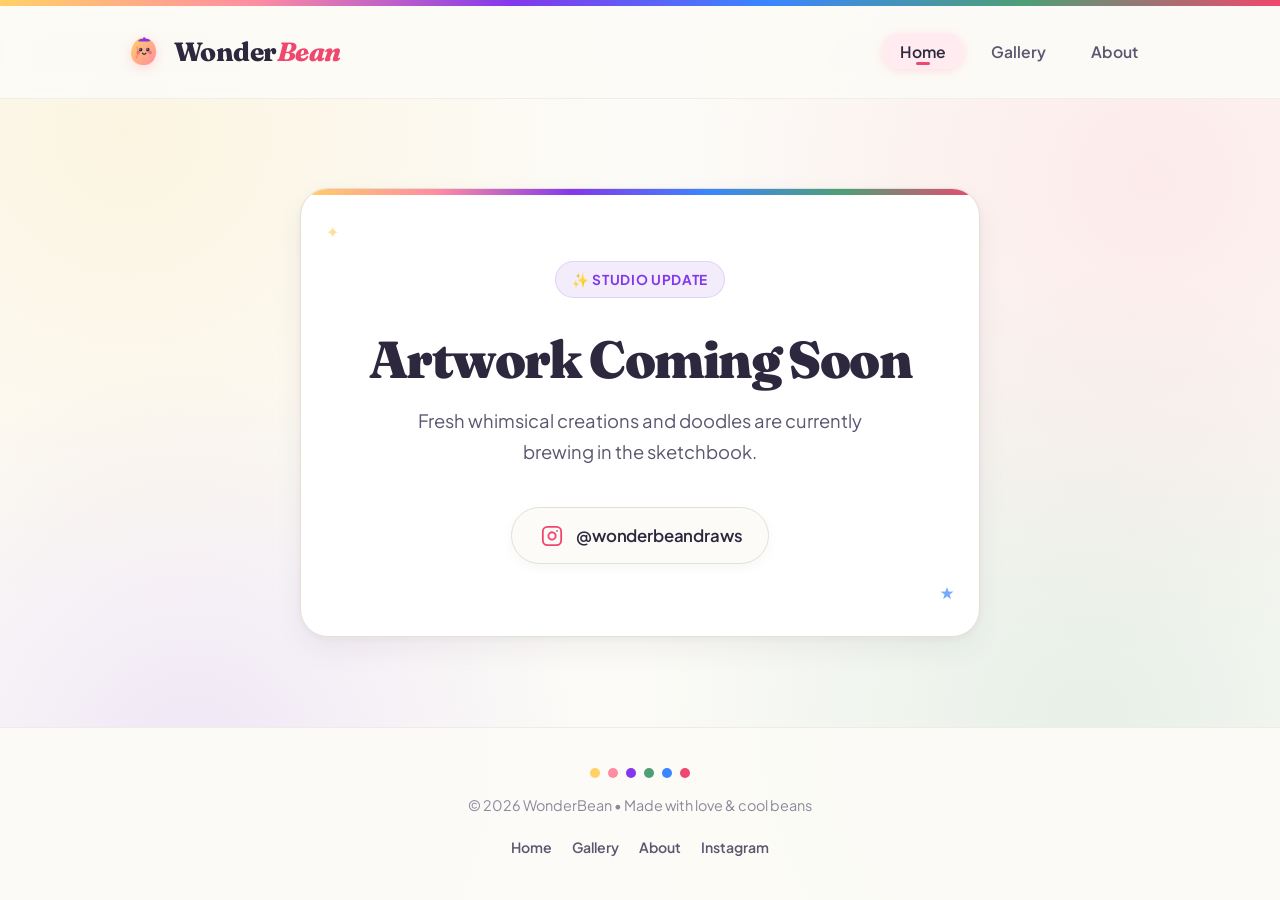
<file: index.html>
<!DOCTYPE html>
<html lang="en">
<head>
  <meta charset="UTF-8">
  <meta name="viewport" content="width=device-width, initial-scale=1.0">
  <title>WonderBean — Whimsical Artwork & Creations</title>
  <meta name="description" content="WonderBean — Whimsical art and creations by Wonder Bean. Artwork coming soon!">
  <!-- Favicon -->
  <link rel="icon" type="image/svg+xml" href="./assets/images/favicon.svg">
  <!-- Stylesheet -->
  <link rel="stylesheet" href="./assets/css/style.css">
</head>
<body>

  <!-- Rainbow Top Banner -->
  <div class="rainbow-strip"></div>

  <!-- Site Header -->
  <header class="site-header">
    <div class="container nav-wrapper">
      <a href="./index.html" class="brand-link" aria-label="WonderBean Home">
        <img src="./assets/images/favicon.svg" alt="WonderBean Logo Icon" class="brand-icon">
        <span class="brand-name">Wonder<span class="highlight">Bean</span></span>
      </a>
      <nav aria-label="Main Navigation">
        <ul class="nav-menu">
          <li><a href="./index.html" class="nav-link active" aria-current="page">Home</a></li>
          <li><a href="./gallery.html" class="nav-link">Gallery</a></li>
          <li><a href="./about.html" class="nav-link">About</a></li>
        </ul>
      </nav>
    </div>
  </header>

  <!-- Main Hero Content -->
  <main class="main-content">
    <section class="home-hero-section">
      <div class="hero-card">
        <!-- Floating decorative sparkles -->
        <span class="floating-ornament ornament-1" aria-hidden="true">✦</span>
        <span class="floating-ornament ornament-2" aria-hidden="true">★</span>

        <!-- Pill badge -->
        <div class="hero-pill-badge">
          <span>✨ Studio Update</span>
        </div>

        <!-- Bolded Centered Announcement -->
        <div class="hero-announcement-box">
          <h1 class="hero-headline">
            artwork coming soon
          </h1>
          <p class="hero-subtitle">
            Fresh whimsical creations and doodles are currently brewing in the sketchbook.
          </p>
        </div>

        <!-- Instagram Handle Block -->
        <div>
          <a href="https://www.instagram.com/wonderbeandraws" 
             target="_blank" 
             rel="noopener noreferrer" 
             class="instagram-block"
             aria-label="Visit WonderBean on Instagram @wonderbeandraws">
            <span class="instagram-icon-wrapper" aria-hidden="true">
              <svg xmlns="http://www.w3.org/2000/svg" viewBox="0 0 24 24" fill="none" stroke="currentColor" stroke-width="2" stroke-linecap="round" stroke-linejoin="round">
                <rect x="2" y="2" width="20" height="20" rx="5" ry="5"></rect>
                <path d="M16 11.37A4 4 0 1 1 12.63 8 4 4 0 0 1 16 11.37z"></path>
                <line x1="17.5" y1="6.5" x2="17.51" y2="6.5"></line>
              </svg>
            </span>
            <span class="instagram-handle">@wonderbeandraws</span>
          </a>
        </div>
      </div>
    </section>
  </main>

  <!-- Site Footer -->
  <footer class="site-footer">
    <div class="container footer-content">
      <!-- 6-Color Dots -->
      <div class="color-dots" aria-hidden="true">
        <span class="dot dot-yellow"></span>
        <span class="dot dot-pink"></span>
        <span class="dot dot-purple"></span>
        <span class="dot dot-green"></span>
        <span class="dot dot-blue"></span>
        <span class="dot dot-red"></span>
      </div>
      <p class="footer-text">
        &copy; 2026 WonderBean • Made with love &amp; cool beans
      </p>
      <ul class="footer-links">
        <li><a href="./index.html" class="footer-link">Home</a></li>
        <li><a href="./gallery.html" class="footer-link">Gallery</a></li>
        <li><a href="./about.html" class="footer-link">About</a></li>
        <li><a href="https://www.instagram.com/wonderbeandraws" target="_blank" rel="noopener noreferrer" class="footer-link">Instagram</a></li>
      </ul>
    </div>
  </footer>

</body>
</html>
</file>
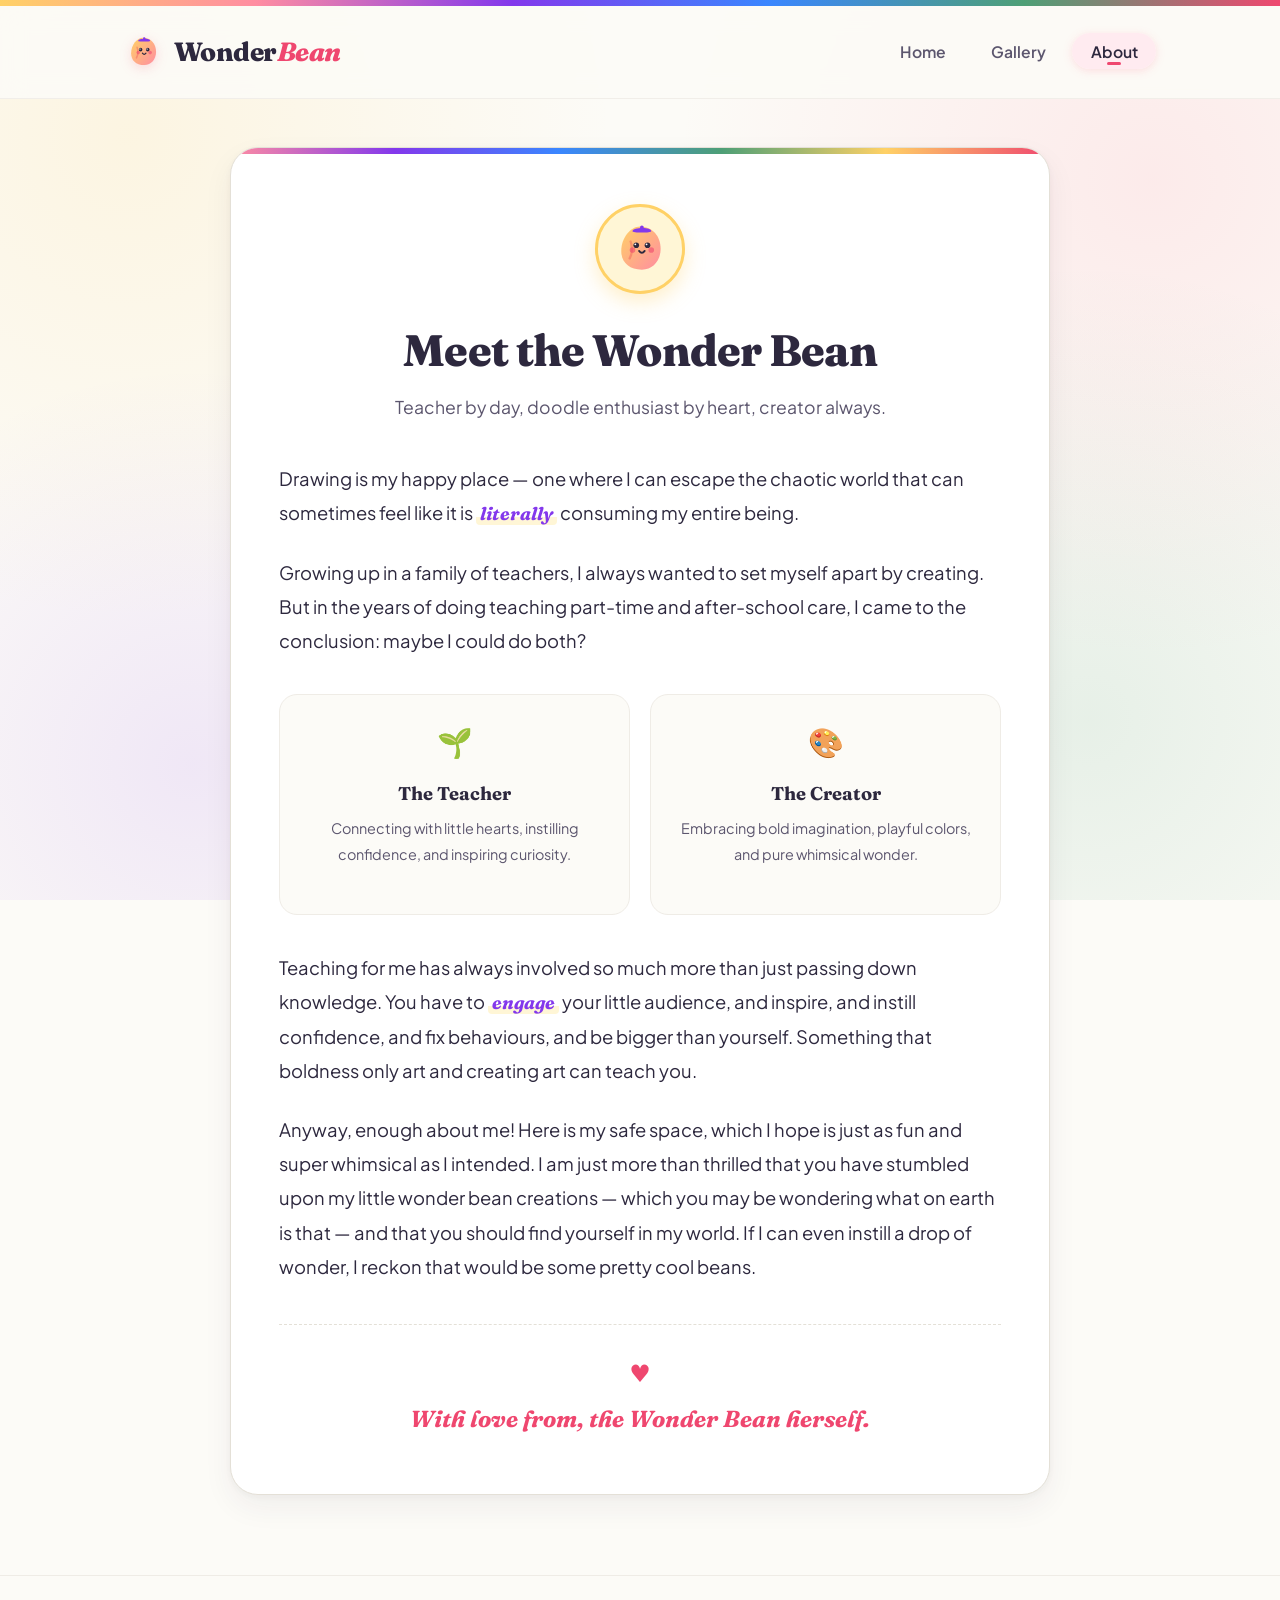
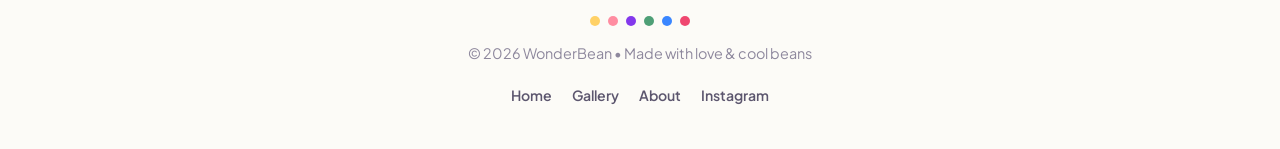
<file: about.html>
<!DOCTYPE html>
<html lang="en">
<head>
  <meta charset="UTF-8">
  <meta name="viewport" content="width=device-width, initial-scale=1.0">
  <title>About — WonderBean</title>
  <meta name="description" content="Meet Wonder Bean — teacher, artist, and creator behind the whimsical illustrations of WonderBean.">
  <!-- Favicon -->
  <link rel="icon" type="image/svg+xml" href="./assets/images/favicon.svg">
  <!-- Stylesheet -->
  <link rel="stylesheet" href="./assets/css/style.css">
</head>
<body>

  <!-- Rainbow Top Banner -->
  <div class="rainbow-strip"></div>

  <!-- Site Header -->
  <header class="site-header">
    <div class="container nav-wrapper">
      <a href="./index.html" class="brand-link" aria-label="WonderBean Home">
        <img src="./assets/images/favicon.svg" alt="WonderBean Logo Icon" class="brand-icon">
        <span class="brand-name">Wonder<span class="highlight">Bean</span></span>
      </a>
      <nav aria-label="Main Navigation">
        <ul class="nav-menu">
          <li><a href="./index.html" class="nav-link">Home</a></li>
          <li><a href="./gallery.html" class="nav-link">Gallery</a></li>
          <li><a href="./about.html" class="nav-link active" aria-current="page">About</a></li>
        </ul>
      </nav>
    </div>
  </header>

  <!-- About Main Content -->
  <main class="main-content">
    <div class="container about-section">
      <article class="about-card">
        
        <!-- Header / Avatar -->
        <div class="about-header">
          <div class="about-avatar-wrapper">
            <img src="./assets/images/favicon.svg" alt="Wonder Bean illustration" class="about-avatar">
          </div>
          <h1 class="about-headline">Meet the Wonder Bean</h1>
          <p class="about-subtitle">Teacher by day, doodle enthusiast by heart, creator always.</p>
        </div>

        <!-- The User's Story -->
        <div class="about-story">
          <p>
            Drawing is my happy place — one where I can escape the chaotic world that can sometimes feel like it is <span class="whimsical-emphasis">literally</span> consuming my entire being.
          </p>

          <p>
            Growing up in a family of teachers, I always wanted to set myself apart by creating. But in the years of doing teaching part-time and after-school care, I came to the conclusion: maybe I could do both?
          </p>

          <!-- Duality Feature Box -->
          <div class="duality-cards" aria-label="Passions">
            <div class="duality-card">
              <div class="duality-icon" aria-hidden="true">🌱</div>
              <h2 class="duality-title">The Teacher</h2>
              <p class="duality-desc">Connecting with little hearts, instilling confidence, and inspiring curiosity.</p>
            </div>
            <div class="duality-card">
              <div class="duality-icon" aria-hidden="true">🎨</div>
              <h2 class="duality-title">The Creator</h2>
              <p class="duality-desc">Embracing bold imagination, playful colors, and pure whimsical wonder.</p>
            </div>
          </div>

          <p>
            Teaching for me has always involved so much more than just passing down knowledge. You have to <span class="whimsical-emphasis">engage</span> your little audience, and inspire, and instill confidence, and fix behaviours, and be bigger than yourself. Something that boldness only art and creating art can teach you.
          </p>

          <p>
            Anyway, enough about me! Here is my safe space, which I hope is just as fun and super whimsical as I intended. I am just more than thrilled that you have stumbled upon my little wonder bean creations — which you may be wondering what on earth is that — and that you should find yourself in my world. If I can even instill a drop of wonder, I reckon that would be some pretty cool beans.
          </p>
        </div>

        <!-- Signoff -->
        <div class="about-signoff">
          <span class="signoff-heart" aria-hidden="true">♥</span>
          <p class="signoff-text">With love from, the Wonder Bean herself.</p>
        </div>

      </article>
    </div>
  </main>

  <!-- Site Footer -->
  <footer class="site-footer">
    <div class="container footer-content">
      <div class="color-dots" aria-hidden="true">
        <span class="dot dot-yellow"></span>
        <span class="dot dot-pink"></span>
        <span class="dot dot-purple"></span>
        <span class="dot dot-green"></span>
        <span class="dot dot-blue"></span>
        <span class="dot dot-red"></span>
      </div>
      <p class="footer-text">
        &copy; 2026 WonderBean • Made with love &amp; cool beans
      </p>
      <ul class="footer-links">
        <li><a href="./index.html" class="footer-link">Home</a></li>
        <li><a href="./gallery.html" class="footer-link">Gallery</a></li>
        <li><a href="./about.html" class="footer-link">About</a></li>
        <li><a href="https://www.instagram.com/wonderbeandraws" target="_blank" rel="noopener noreferrer" class="footer-link">Instagram</a></li>
      </ul>
    </div>
  </footer>

</body>
</html>
</file>
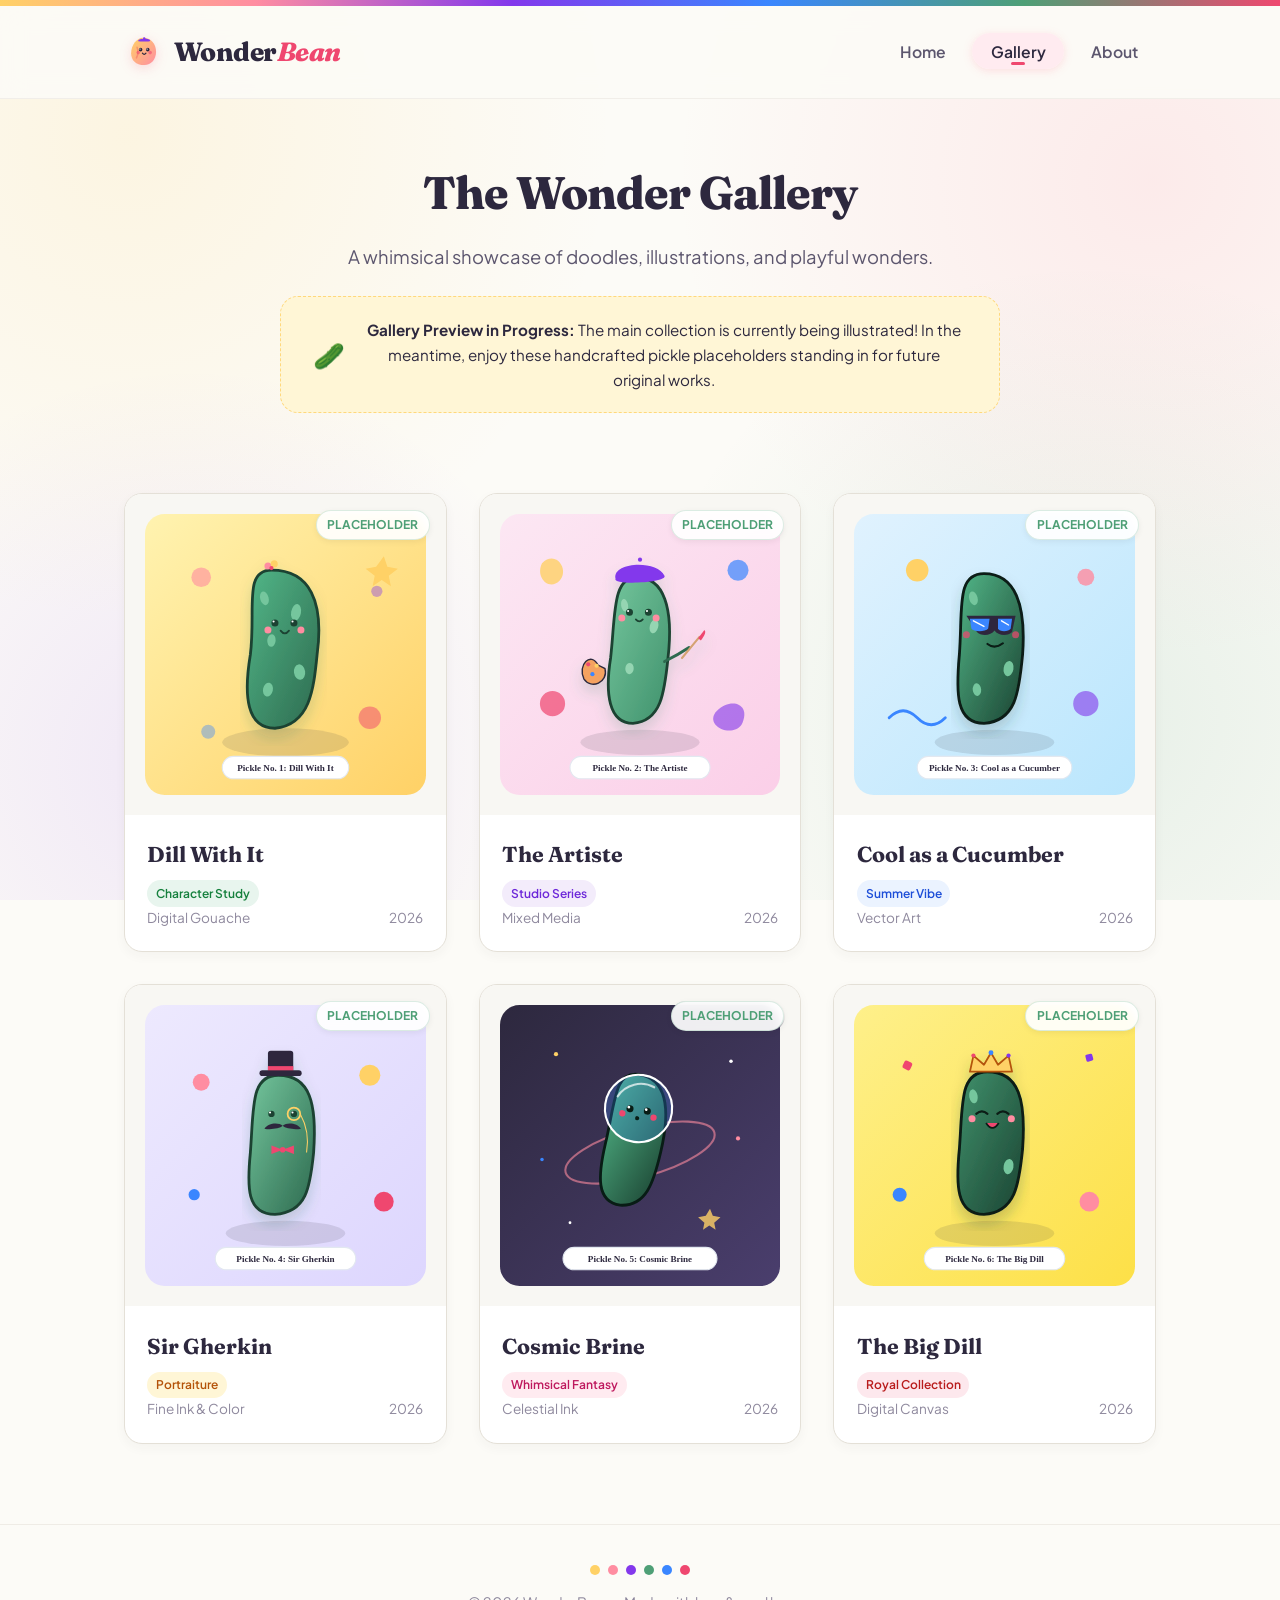
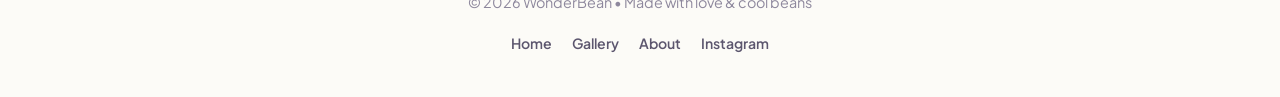
<file: gallery.html>
<!DOCTYPE html>
<html lang="en">
<head>
  <meta charset="UTF-8">
  <meta name="viewport" content="width=device-width, initial-scale=1.0">
  <title>Gallery — WonderBean Artworks</title>
  <meta name="description" content="WonderBean Gallery — Preview placeholder showcase featuring whimsical pickle artwork studies.">
  <!-- Favicon -->
  <link rel="icon" type="image/svg+xml" href="./assets/images/favicon.svg">
  <!-- Stylesheet -->
  <link rel="stylesheet" href="./assets/css/style.css">
</head>
<body>

  <!-- Rainbow Top Banner -->
  <div class="rainbow-strip"></div>

  <!-- Site Header -->
  <header class="site-header">
    <div class="container nav-wrapper">
      <a href="./index.html" class="brand-link" aria-label="WonderBean Home">
        <img src="./assets/images/favicon.svg" alt="WonderBean Logo Icon" class="brand-icon">
        <span class="brand-name">Wonder<span class="highlight">Bean</span></span>
      </a>
      <nav aria-label="Main Navigation">
        <ul class="nav-menu">
          <li><a href="./index.html" class="nav-link">Home</a></li>
          <li><a href="./gallery.html" class="nav-link active" aria-current="page">Gallery</a></li>
          <li><a href="./about.html" class="nav-link">About</a></li>
        </ul>
      </nav>
    </div>
  </header>

  <!-- Gallery Main Content -->
  <main class="main-content">
    <div class="container">
      
      <!-- Page Header -->
      <section class="page-header">
        <h1 class="page-title">The Wonder Gallery</h1>
        <p class="page-description">
          A whimsical showcase of doodles, illustrations, and playful wonders.
        </p>

        <!-- Whimsical Placeholder Notice -->
        <div class="gallery-notice" role="status">
          <span class="gallery-notice-icon" aria-hidden="true">🥒</span>
          <p class="gallery-notice-text">
            <strong>Gallery Preview in Progress:</strong> The main collection is currently being illustrated! In the meantime, enjoy these handcrafted pickle placeholders standing in for future original works.
          </p>
        </div>
      </section>

      <!-- Gallery Grid with Pickle Placeholders -->
      <section class="gallery-grid" aria-label="Artwork Gallery Showcase">
        
        <!-- Art Card 1 -->
        <article class="art-card">
          <div class="art-frame">
            <span class="art-badge">Placeholder</span>
            <img src="./assets/images/pickle-1.svg" alt="Pickle No. 1: Dill With It — a happy green pickle with a tiny blossom" class="art-image" loading="lazy">
          </div>
          <div class="art-details">
            <div>
              <h2 class="art-title">Dill With It</h2>
              <span class="art-tag tag-green">Character Study</span>
            </div>
            <div class="art-meta">
              <span>Digital Gouache</span>
              <span>2026</span>
            </div>
          </div>
        </article>

        <!-- Art Card 2 -->
        <article class="art-card">
          <div class="art-frame">
            <span class="art-badge">Placeholder</span>
            <img src="./assets/images/pickle-2.svg" alt="Pickle No. 2: The Artiste — a creative pickle in a purple beret holding a brush" class="art-image" loading="lazy">
          </div>
          <div class="art-details">
            <div>
              <h2 class="art-title">The Artiste</h2>
              <span class="art-tag tag-purple">Studio Series</span>
            </div>
            <div class="art-meta">
              <span>Mixed Media</span>
              <span>2026</span>
            </div>
          </div>
        </article>

        <!-- Art Card 3 -->
        <article class="art-card">
          <div class="art-frame">
            <span class="art-badge">Placeholder</span>
            <img src="./assets/images/pickle-3.svg" alt="Pickle No. 3: Cool as a Cucumber — a relaxed pickle wearing retro shades" class="art-image" loading="lazy">
          </div>
          <div class="art-details">
            <div>
              <h2 class="art-title">Cool as a Cucumber</h2>
              <span class="art-tag tag-blue">Summer Vibe</span>
            </div>
            <div class="art-meta">
              <span>Vector Art</span>
              <span>2026</span>
            </div>
          </div>
        </article>

        <!-- Art Card 4 -->
        <article class="art-card">
          <div class="art-frame">
            <span class="art-badge">Placeholder</span>
            <img src="./assets/images/pickle-4.svg" alt="Pickle No. 4: Sir Gherkin — a distinguished pickle with top hat and bow tie" class="art-image" loading="lazy">
          </div>
          <div class="art-details">
            <div>
              <h2 class="art-title">Sir Gherkin</h2>
              <span class="art-tag tag-yellow">Portraiture</span>
            </div>
            <div class="art-meta">
              <span>Fine Ink &amp; Color</span>
              <span>2026</span>
            </div>
          </div>
        </article>

        <!-- Art Card 5 -->
        <article class="art-card">
          <div class="art-frame">
            <span class="art-badge">Placeholder</span>
            <img src="./assets/images/pickle-5.svg" alt="Pickle No. 5: Cosmic Brine — a pickle floating in an astronaut bubble among stars" class="art-image" loading="lazy">
          </div>
          <div class="art-details">
            <div>
              <h2 class="art-title">Cosmic Brine</h2>
              <span class="art-tag tag-pink">Whimsical Fantasy</span>
            </div>
            <div class="art-meta">
              <span>Celestial Ink</span>
              <span>2026</span>
            </div>
          </div>
        </article>

        <!-- Art Card 6 -->
        <article class="art-card">
          <div class="art-frame">
            <span class="art-badge">Placeholder</span>
            <img src="./assets/images/pickle-6.svg" alt="Pickle No. 6: The Big Dill — a crowned royal pickle with celebratory sparkles" class="art-image" loading="lazy">
          </div>
          <div class="art-details">
            <div>
              <h2 class="art-title">The Big Dill</h2>
              <span class="art-tag tag-red">Royal Collection</span>
            </div>
            <div class="art-meta">
              <span>Digital Canvas</span>
              <span>2026</span>
            </div>
          </div>
        </article>

      </section>

    </div>
  </main>

  <!-- Site Footer -->
  <footer class="site-footer">
    <div class="container footer-content">
      <div class="color-dots" aria-hidden="true">
        <span class="dot dot-yellow"></span>
        <span class="dot dot-pink"></span>
        <span class="dot dot-purple"></span>
        <span class="dot dot-green"></span>
        <span class="dot dot-blue"></span>
        <span class="dot dot-red"></span>
      </div>
      <p class="footer-text">
        &copy; 2026 WonderBean • Made with love &amp; cool beans
      </p>
      <ul class="footer-links">
        <li><a href="./index.html" class="footer-link">Home</a></li>
        <li><a href="./gallery.html" class="footer-link">Gallery</a></li>
        <li><a href="./about.html" class="footer-link">About</a></li>
        <li><a href="https://www.instagram.com/wonderbeandraws" target="_blank" rel="noopener noreferrer" class="footer-link">Instagram</a></li>
      </ul>
    </div>
  </footer>

</body>
</html>
</file>
<file: assets/css/style.css>
/* ==========================================================================
   WonderBean Stylesheet
   Artisanal, Whimsical & Professional Serif Aesthetic
   Color Palette: Yellow, Pink, Purple, Green, Blue, Red
   ========================================================================== */

@import url('https://fonts.googleapis.com/css2?family=Fraunces:ital,opsz,wght@0,9..144,300..900;1,9..144,300..900&family=Plus+Jakarta+Sans:ital,wght@0,400;0,500;0,600;0,700;1,400&display=swap');

:root {
  /* Signature 6-Color Palette */
  --yellow: #FFD166;
  --yellow-light: #FFF6D6;
  --pink: #FF8DA1;
  --pink-light: #FFEBF0;
  --purple: #8338EC;
  --purple-light: #F3ECFB;
  --green: #4E9F76;
  --green-light: #E8F5EE;
  --blue: #3A86FF;
  --blue-light: #EBF3FF;
  --red: #EF476F;
  --red-light: #FDE8ED;

  /* Neutral & Canvas Tones */
  --bg-canvas: #FCFBF7;
  --bg-card: #FFFFFF;
  --text-primary: #2D283E;
  --text-secondary: #5C566E;
  --text-muted: #8E889D;
  --border-soft: #EFECE6;
  --border-card: #E4E0D7;

  /* Typography */
  --font-serif: 'Fraunces', Georgia, serif;
  --font-sans: 'Plus Jakarta Sans', system-ui, -apple-system, sans-serif;

  /* Shadows */
  --shadow-sm: 0 4px 12px rgba(45, 40, 62, 0.04);
  --shadow-md: 0 10px 25px rgba(45, 40, 62, 0.07);
  --shadow-lg: 0 18px 40px rgba(45, 40, 62, 0.1);
  --shadow-card: 0 12px 30px rgba(45, 40, 62, 0.06), 0 2px 6px rgba(45, 40, 62, 0.04);

  /* Radius */
  --radius-sm: 10px;
  --radius-md: 18px;
  --radius-lg: 28px;
  --radius-full: 9999px;

  /* Layout */
  --max-width: 1080px;
}

/* Base Resets */
*, *::before, *::after {
  box-sizing: border-box;
  margin: 0;
  padding: 0;
}

html {
  scroll-behavior: smooth;
  font-size: 16px;
}

body {
  background-color: var(--bg-canvas);
  color: var(--text-primary);
  font-family: var(--font-sans);
  line-height: 1.65;
  min-height: 100vh;
  display: flex;
  flex-direction: column;
  overflow-x: hidden;
  background-image: 
    radial-gradient(circle at 10% 15%, rgba(255, 209, 102, 0.15) 0%, transparent 35%),
    radial-gradient(circle at 90% 20%, rgba(255, 141, 161, 0.15) 0%, transparent 35%),
    radial-gradient(circle at 15% 85%, rgba(131, 56, 236, 0.1) 0%, transparent 30%),
    radial-gradient(circle at 85% 80%, rgba(78, 159, 118, 0.12) 0%, transparent 35%);
  background-attachment: fixed;
}

/* Decorative Rainbow Bar */
.rainbow-strip {
  height: 6px;
  width: 100%;
  background: linear-gradient(
    90deg,
    var(--yellow) 0%,
    var(--pink) 20%,
    var(--purple) 40%,
    var(--blue) 60%,
    var(--green) 80%,
    var(--red) 100%
  );
}

/* Container */
.container {
  width: 100%;
  max-width: var(--max-width);
  margin: 0 auto;
  padding: 0 1.5rem;
}

/* ==========================================================================
   Header & Navigation
   ========================================================================== */
.site-header {
  padding: 1.5rem 0;
  background: rgba(252, 251, 247, 0.9);
  backdrop-filter: blur(12px);
  position: sticky;
  top: 0;
  z-index: 100;
  border-bottom: 1px solid rgba(239, 236, 230, 0.8);
  transition: all 0.3s ease;
}

.nav-wrapper {
  display: flex;
  align-items: center;
  justify-content: space-between;
}

.brand-link {
  display: flex;
  align-items: center;
  gap: 0.75rem;
  text-decoration: none;
  color: var(--text-primary);
  transition: transform 0.25s ease;
}

.brand-link:hover {
  transform: translateY(-2px);
}

.brand-icon {
  width: 38px;
  height: 38px;
  filter: drop-shadow(0 3px 6px rgba(239, 71, 111, 0.2));
  transition: transform 0.3s ease;
}

.brand-link:hover .brand-icon {
  transform: rotate(-10deg) scale(1.08);
}

.brand-name {
  font-family: var(--font-serif);
  font-size: 1.65rem;
  font-weight: 800;
  letter-spacing: -0.02em;
  color: var(--text-primary);
}

.brand-name .highlight {
  color: var(--red);
  font-style: italic;
}

.nav-menu {
  display: flex;
  align-items: center;
  list-style: none;
  gap: 0.5rem;
}

.nav-link {
  font-family: var(--font-sans);
  font-size: 0.98rem;
  font-weight: 600;
  color: var(--text-secondary);
  text-decoration: none;
  padding: 0.55rem 1.15rem;
  border-radius: var(--radius-full);
  transition: all 0.25s ease;
  position: relative;
}

.nav-link:hover {
  color: var(--text-primary);
  background-color: var(--yellow-light);
}

.nav-link.active {
  color: var(--text-primary);
  background-color: var(--pink-light);
  box-shadow: 0 2px 8px rgba(255, 141, 161, 0.25);
}

.nav-link.active::after {
  content: '';
  position: absolute;
  bottom: 4px;
  left: 50%;
  transform: translateX(-50%);
  width: 14px;
  height: 3px;
  background-color: var(--red);
  border-radius: 2px;
}

/* Main Content Area */
.main-content {
  flex: 1;
  display: flex;
  flex-direction: column;
}

/* ==========================================================================
   Home Page Hero
   ========================================================================== */
.home-hero-section {
  flex: 1;
  display: flex;
  align-items: center;
  justify-content: center;
  padding: 4rem 1.5rem;
}

.hero-card {
  background: var(--bg-card);
  border-radius: var(--radius-lg);
  border: 1px solid var(--border-card);
  box-shadow: var(--shadow-card);
  padding: 4.5rem 3rem;
  max-width: 680px;
  width: 100%;
  text-align: center;
  position: relative;
  overflow: hidden;
  animation: floatIn 0.8s cubic-bezier(0.16, 1, 0.3, 1);
}

/* Decorative card corner accents with the 6 colors */
.hero-card::before {
  content: '';
  position: absolute;
  top: 0;
  left: 0;
  right: 0;
  height: 6px;
  background: linear-gradient(
    90deg,
    var(--yellow),
    var(--pink),
    var(--purple),
    var(--blue),
    var(--green),
    var(--red)
  );
}

.hero-pill-badge {
  display: inline-flex;
  align-items: center;
  gap: 0.5rem;
  background-color: var(--purple-light);
  color: var(--purple);
  padding: 0.4rem 1rem;
  border-radius: var(--radius-full);
  font-size: 0.85rem;
  font-weight: 700;
  text-transform: uppercase;
  letter-spacing: 0.05em;
  margin-bottom: 2rem;
  border: 1px solid rgba(131, 56, 236, 0.15);
}

.hero-announcement-box {
  margin-bottom: 2.5rem;
}

.hero-headline {
  font-family: var(--font-serif);
  font-size: 3.25rem;
  font-weight: 900;
  line-height: 1.15;
  letter-spacing: -0.03em;
  color: var(--text-primary);
  text-transform: capitalize;
}

.hero-headline .sparkle-text {
  background: linear-gradient(135deg, var(--red) 0%, var(--purple) 60%, var(--blue) 100%);
  -webkit-background-clip: text;
  -webkit-text-fill-color: transparent;
}

.hero-subtitle {
  font-size: 1.15rem;
  color: var(--text-secondary);
  margin-top: 1rem;
  max-width: 480px;
  margin-left: auto;
  margin-right: auto;
}

/* Instagram Handle Block */
.instagram-block {
  display: inline-flex;
  align-items: center;
  justify-content: center;
  gap: 0.65rem;
  padding: 0.85rem 1.6rem;
  background-color: var(--bg-canvas);
  border: 1.5px solid var(--border-card);
  border-radius: var(--radius-full);
  text-decoration: none;
  color: var(--text-primary);
  font-weight: 600;
  font-size: 1.05rem;
  transition: all 0.3s cubic-bezier(0.25, 0.8, 0.25, 1);
  box-shadow: var(--shadow-sm);
}

.instagram-block:hover {
  transform: translateY(-3px) scale(1.02);
  background-color: #FFFFFF;
  border-color: var(--pink);
  box-shadow: 0 10px 24px rgba(255, 141, 161, 0.25);
  color: var(--red);
}

.instagram-icon-wrapper {
  display: flex;
  align-items: center;
  justify-content: center;
  width: 28px;
  height: 28px;
  color: var(--red);
  transition: transform 0.25s ease;
}

.instagram-block:hover .instagram-icon-wrapper {
  transform: rotate(8deg);
}

.instagram-icon-wrapper svg {
  width: 22px;
  height: 22px;
}

.instagram-handle {
  font-family: var(--font-sans);
  letter-spacing: -0.01em;
}

/* Whimsical Floating Ornaments */
.floating-ornament {
  position: absolute;
  pointer-events: none;
  opacity: 0.7;
}

.ornament-1 {
  top: 30px;
  left: 25px;
  color: var(--yellow);
  animation: pulseRotate 6s ease-in-out infinite;
}

.ornament-2 {
  bottom: 30px;
  right: 25px;
  color: var(--blue);
  animation: pulseRotate 8s ease-in-out infinite reverse;
}

/* ==========================================================================
   Gallery Page Layout
   ========================================================================== */
.page-header {
  text-align: center;
  padding: 3.5rem 1rem 2rem;
}

.page-title {
  font-family: var(--font-serif);
  font-size: 2.85rem;
  font-weight: 800;
  color: var(--text-primary);
  letter-spacing: -0.02em;
  margin-bottom: 0.75rem;
}

.page-description {
  font-size: 1.15rem;
  color: var(--text-secondary);
  max-width: 600px;
  margin: 0 auto;
}

.gallery-notice {
  background: var(--yellow-light);
  border: 1.5px dashed rgba(255, 209, 102, 0.8);
  border-radius: var(--radius-md);
  padding: 1.25rem 2rem;
  margin: 1.5rem auto 3rem;
  max-width: 720px;
  display: flex;
  align-items: center;
  gap: 1rem;
}

.gallery-notice-icon {
  font-size: 1.6rem;
  flex-shrink: 0;
}

.gallery-notice-text {
  font-size: 0.95rem;
  color: var(--text-primary);
}

.gallery-grid {
  display: grid;
  grid-template-columns: repeat(auto-fill, minmax(310px, 1fr));
  gap: 2rem;
  padding-bottom: 5rem;
}

.art-card {
  background: var(--bg-card);
  border-radius: var(--radius-md);
  border: 1px solid var(--border-card);
  overflow: hidden;
  box-shadow: var(--shadow-sm);
  transition: all 0.35s cubic-bezier(0.165, 0.84, 0.44, 1);
  display: flex;
  flex-direction: column;
}

.art-card:hover {
  transform: translateY(-8px);
  box-shadow: var(--shadow-lg);
  border-color: var(--pink);
}

.art-frame {
  position: relative;
  background-color: #F8F7F3;
  padding: 1.25rem;
  display: flex;
  align-items: center;
  justify-content: center;
  overflow: hidden;
  aspect-ratio: 1 / 1;
}

.art-image {
  width: 100%;
  height: 100%;
  object-fit: contain;
  border-radius: var(--radius-sm);
  transition: transform 0.4s ease;
}

.art-card:hover .art-image {
  transform: scale(1.04);
}

.art-badge {
  position: absolute;
  top: 1rem;
  right: 1rem;
  background: rgba(255, 255, 255, 0.92);
  backdrop-filter: blur(4px);
  color: var(--green);
  font-size: 0.75rem;
  font-weight: 700;
  text-transform: uppercase;
  padding: 0.25rem 0.65rem;
  border-radius: var(--radius-full);
  box-shadow: 0 2px 6px rgba(0, 0, 0, 0.06);
  border: 1px solid rgba(78, 159, 118, 0.2);
}

.art-details {
  padding: 1.4rem;
  flex: 1;
  display: flex;
  flex-direction: column;
  justify-content: space-between;
}

.art-title {
  font-family: var(--font-serif);
  font-size: 1.35rem;
  font-weight: 700;
  color: var(--text-primary);
  margin-bottom: 0.35rem;
}

.art-meta {
  display: flex;
  align-items: center;
  justify-content: space-between;
  font-size: 0.85rem;
  color: var(--text-muted);
}

.art-tag {
  display: inline-block;
  padding: 0.2rem 0.55rem;
  border-radius: var(--radius-full);
  font-size: 0.75rem;
  font-weight: 600;
}

.tag-yellow { background: var(--yellow-light); color: #B45309; }
.tag-pink { background: var(--pink-light); color: #BE185D; }
.tag-blue { background: var(--blue-light); color: #1D4ED8; }
.tag-purple { background: var(--purple-light); color: #6D28D9; }
.tag-green { background: var(--green-light); color: #15803D; }
.tag-red { background: var(--red-light); color: #B91C1C; }

/* ==========================================================================
   About Page Layout
   ========================================================================== */
.about-section {
  padding: 3rem 0 5rem;
}

.about-card {
  background: var(--bg-card);
  border-radius: var(--radius-lg);
  border: 1px solid var(--border-card);
  box-shadow: var(--shadow-card);
  padding: 3.5rem 3rem;
  max-width: 820px;
  margin: 0 auto;
  position: relative;
  overflow: hidden;
}

.about-card::before {
  content: '';
  position: absolute;
  top: 0;
  left: 0;
  right: 0;
  height: 6px;
  background: linear-gradient(
    90deg,
    var(--pink),
    var(--purple),
    var(--blue),
    var(--green),
    var(--yellow),
    var(--red)
  );
}

.about-header {
  text-align: center;
  margin-bottom: 2.5rem;
}

.about-avatar-wrapper {
  width: 90px;
  height: 90px;
  margin: 0 auto 1.25rem;
  border-radius: 50%;
  background: var(--yellow-light);
  border: 3px solid var(--yellow);
  display: flex;
  align-items: center;
  justify-content: center;
  box-shadow: 0 8px 20px rgba(255, 209, 102, 0.35);
  animation: gentleBob 3s ease-in-out infinite;
}

.about-avatar {
  width: 60px;
  height: 60px;
}

.about-headline {
  font-family: var(--font-serif);
  font-size: 2.75rem;
  font-weight: 800;
  color: var(--text-primary);
  letter-spacing: -0.02em;
}

.about-subtitle {
  font-size: 1.1rem;
  color: var(--text-secondary);
  margin-top: 0.4rem;
}

.about-story {
  font-size: 1.15rem;
  line-height: 1.85;
  color: var(--text-primary);
}

.about-story p {
  margin-bottom: 1.6rem;
}

/* Styling for the user's specific ~literal~ and ~engage~ emphasis */
.whimsical-emphasis {
  font-family: var(--font-serif);
  font-style: italic;
  font-weight: 700;
  color: var(--purple);
  background: linear-gradient(180deg, transparent 65%, var(--yellow-light) 65%);
  padding: 0 0.25rem;
  border-radius: 4px;
}

.duality-cards {
  display: grid;
  grid-template-columns: 1fr 1fr;
  gap: 1.25rem;
  margin: 2.25rem 0;
}

.duality-card {
  padding: 1.25rem;
  border-radius: var(--radius-md);
  background-color: var(--bg-canvas);
  border: 1px solid var(--border-soft);
  text-align: center;
}

.duality-icon {
  font-size: 1.8rem;
  margin-bottom: 0.5rem;
}

.duality-title {
  font-family: var(--font-serif);
  font-size: 1.15rem;
  font-weight: 700;
  color: var(--text-primary);
  margin-bottom: 0.25rem;
}

.duality-desc {
  font-size: 0.9rem;
  color: var(--text-secondary);
}

.about-signoff {
  margin-top: 2.5rem;
  padding-top: 1.75rem;
  border-top: 1.5px dashed var(--border-card);
  display: flex;
  flex-direction: column;
  align-items: center;
  text-align: center;
}

.signoff-heart {
  color: var(--red);
  display: inline-block;
  margin-bottom: 0.5rem;
  font-size: 1.5rem;
  animation: pulse 1.5s ease-in-out infinite;
}

.signoff-text {
  font-family: var(--font-serif);
  font-size: 1.45rem;
  font-style: italic;
  font-weight: 700;
  color: var(--red);
}

/* ==========================================================================
   Footer
   ========================================================================== */
.site-footer {
  margin-top: auto;
  padding: 2.5rem 0;
  background-color: rgba(252, 251, 247, 0.95);
  border-top: 1px solid var(--border-soft);
}

.footer-content {
  display: flex;
  flex-direction: column;
  align-items: center;
  justify-content: center;
  gap: 1rem;
  text-align: center;
}

.color-dots {
  display: flex;
  align-items: center;
  gap: 0.5rem;
}

.dot {
  width: 10px;
  height: 10px;
  border-radius: 50%;
}
.dot-yellow { background-color: var(--yellow); }
.dot-pink { background-color: var(--pink); }
.dot-purple { background-color: var(--purple); }
.dot-green { background-color: var(--green); }
.dot-blue { background-color: var(--blue); }
.dot-red { background-color: var(--red); }

.footer-text {
  font-size: 0.9rem;
  color: var(--text-muted);
}

.footer-links {
  display: flex;
  align-items: center;
  gap: 1.25rem;
  list-style: none;
}

.footer-link {
  font-size: 0.88rem;
  color: var(--text-secondary);
  text-decoration: none;
  font-weight: 600;
  transition: color 0.2s ease;
}

.footer-link:hover {
  color: var(--red);
}

/* ==========================================================================
   Animations
   ========================================================================== */
@keyframes floatIn {
  from {
    opacity: 0;
    transform: translateY(24px) scale(0.98);
  }
  to {
    opacity: 1;
    transform: translateY(0) scale(1);
  }
}

@keyframes pulseRotate {
  0% { transform: scale(1) rotate(0deg); }
  50% { transform: scale(1.15) rotate(15deg); }
  100% { transform: scale(1) rotate(0deg); }
}

@keyframes gentleBob {
  0%, 100% { transform: translateY(0); }
  50% { transform: translateY(-6px); }
}

@keyframes pulse {
  0%, 100% { transform: scale(1); }
  50% { transform: scale(1.2); }
}

/* ==========================================================================
   Responsive Breakpoints
   ========================================================================== */
@media (max-width: 768px) {
  .hero-headline {
    font-size: 2.5rem;
  }
  .hero-card {
    padding: 3rem 1.5rem;
  }
  .about-card {
    padding: 2.5rem 1.5rem;
  }
  .about-headline {
    font-size: 2.2rem;
  }
  .duality-cards {
    grid-template-columns: 1fr;
  }
}

@media (max-width: 480px) {
  .brand-name {
    font-size: 1.35rem;
  }
  .nav-link {
    padding: 0.45rem 0.75rem;
    font-size: 0.88rem;
  }
  .hero-headline {
    font-size: 2rem;
  }
  .gallery-grid {
    grid-template-columns: 1fr;
  }
}
</file>
